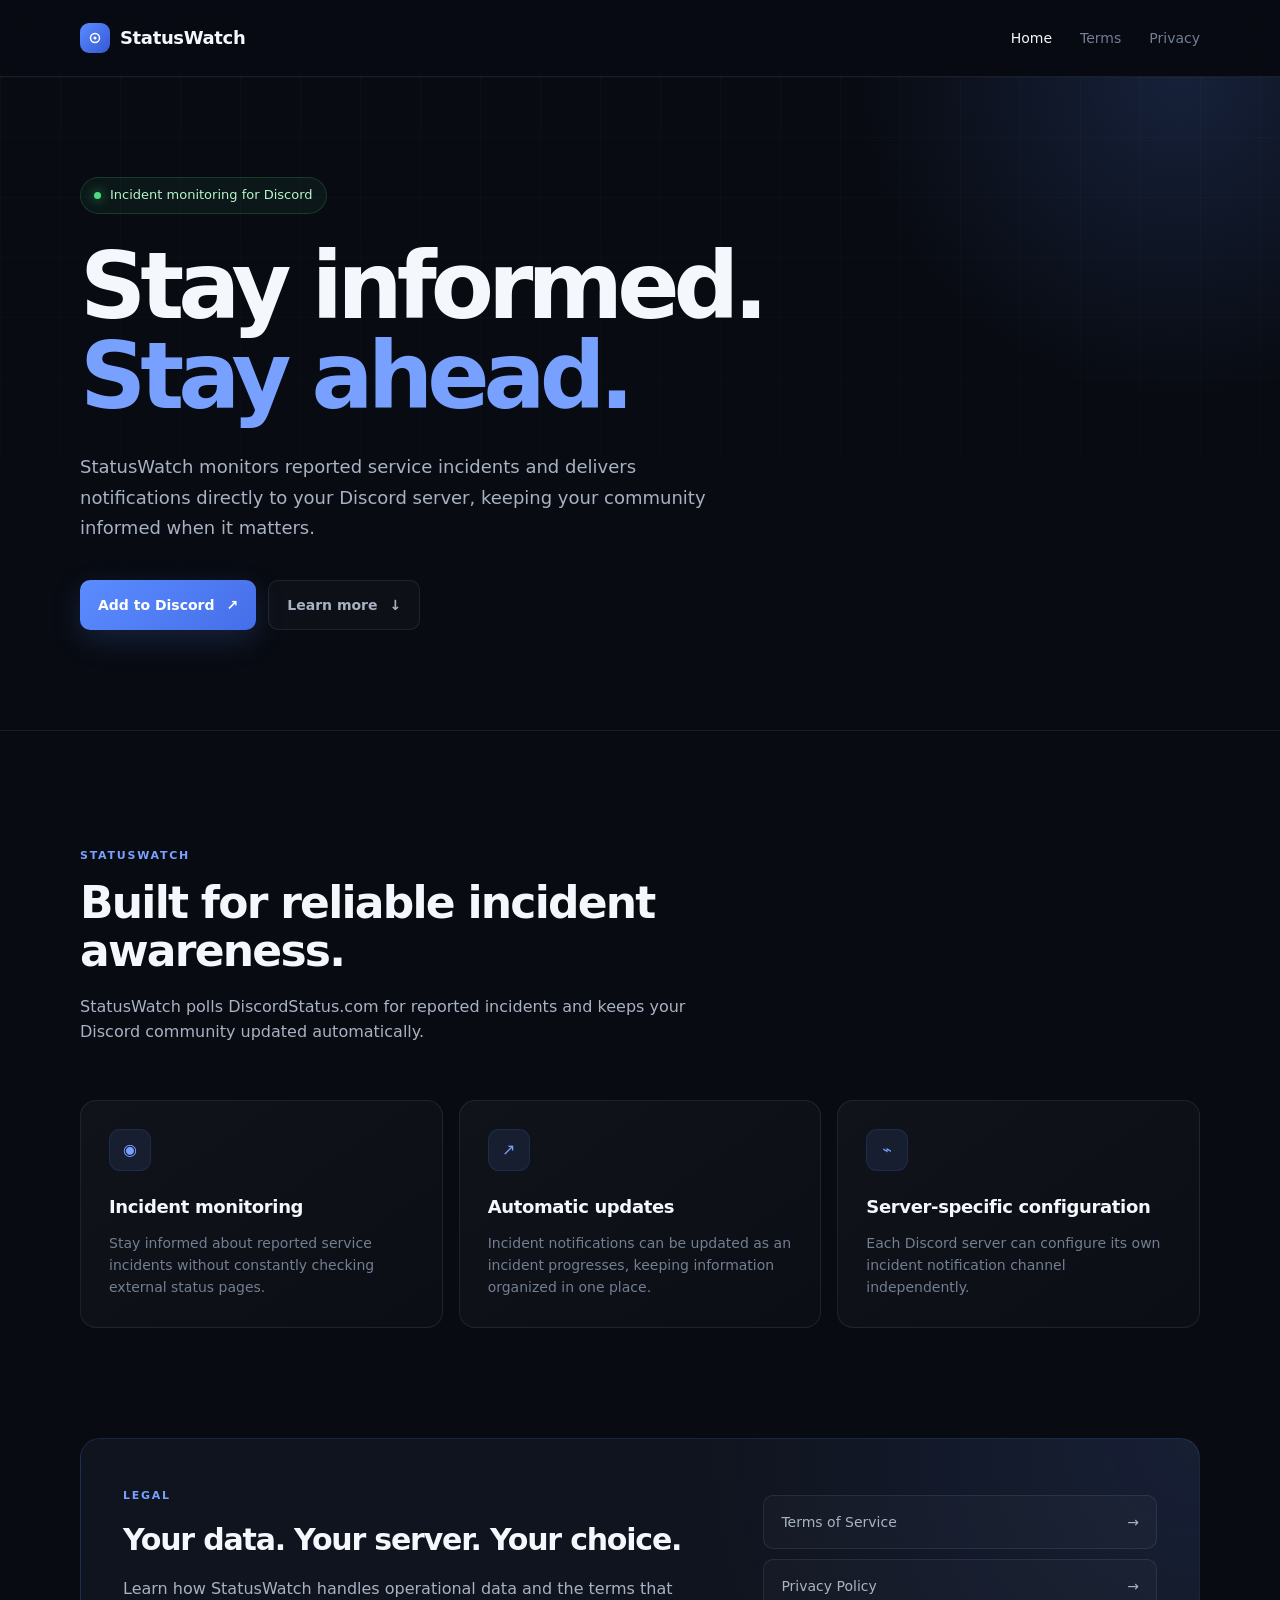
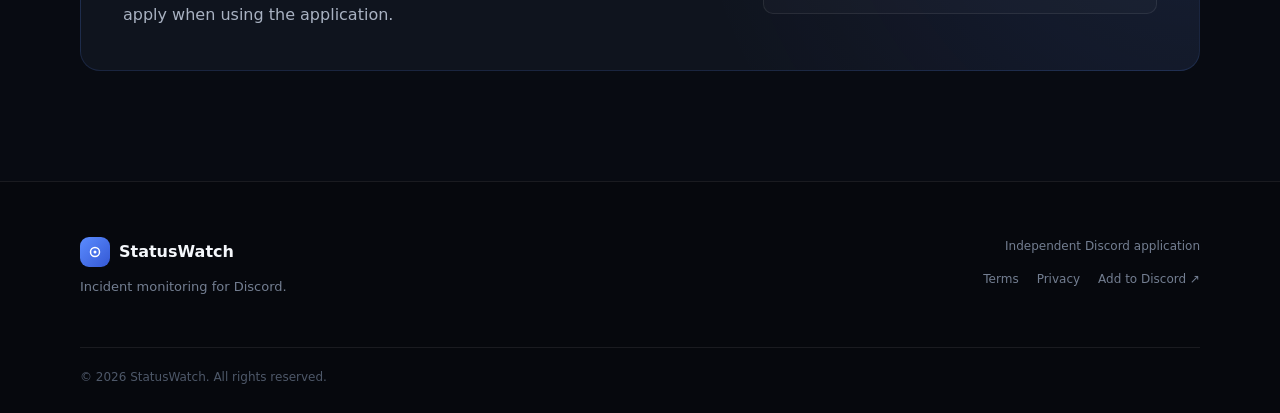
<file: docs/index.html>
<!DOCTYPE html>
<html lang="en">
<head>
  <meta charset="UTF-8">
  <meta name="viewport" content="width=device-width, initial-scale=1.0">

  <title>StatusWatch · Discord Monitoring</title>
  <meta name="description" content="StatusWatch polls DiscordStatus.com and delivers incident notifications directly to your Discord server.">

  <link rel="stylesheet" href="style.css">
  <link rel="icon" type="image/svg+xml" href="favicon.svg">
</head>

<body>
  <header class="site-header">
    <div class="container nav-container">
      <a href="index.html" class="brand">
        <img class="brand-icon" src="favicon.svg" alt="">
        <span>StatusWatch</span>
      </a>

      <nav>
        <a href="index.html" class="active">Home</a>
        <a href="terms.html">Terms</a>
        <a href="privacy.html">Privacy</a>
      </nav>
    </div>
  </header>

  <main>
    <section class="hero">
      <div class="hero-grid"></div>

      <div class="container hero-content">
        <div class="status-pill">
          <span class="status-dot"></span>
          Incident monitoring for Discord
        </div>

        <h1>
          Stay informed.<br>
          <span>Stay ahead.</span>
        </h1>

        <p class="hero-description">
          StatusWatch monitors reported service incidents and delivers
          notifications directly to your Discord server, keeping your
          community informed when it matters.
        </p>

        <div class="hero-buttons">
          <a
            href="https://discord.com/oauth2/authorize?client_id=1534996220710486229"
            class="button primary"
            target="_blank"
            rel="noopener"
          >
            Add to Discord
            <span>↗</span>
          </a>

          <a href="#features" class="button secondary">
            Learn more
            <span>↓</span>
          </a>
        </div>
      </div>
    </section>

    <section class="features" id="features">
      <div class="container">
        <div class="section-heading">
          <span class="eyebrow">STATUSWATCH</span>
          <h2>Built for reliable incident awareness.</h2>
          <p>
            StatusWatch polls DiscordStatus.com for reported incidents and keeps
            your Discord community updated automatically.
          </p>
        </div>

        <div class="feature-grid">
          <article class="feature-card">
            <div class="feature-icon">◉</div>
            <h3>Incident monitoring</h3>
            <p>
              Stay informed about reported service incidents without
              constantly checking external status pages.
            </p>
          </article>

          <article class="feature-card">
            <div class="feature-icon">↗</div>
            <h3>Automatic updates</h3>
            <p>
              Incident notifications can be updated as an incident
              progresses, keeping information organized in one place.
            </p>
          </article>

          <article class="feature-card">
            <div class="feature-icon">⌁</div>
            <h3>Server-specific configuration</h3>
            <p>
              Each Discord server can configure its own incident
              notification channel independently.
            </p>
          </article>
        </div>
      </div>
    </section>

    <section class="legal-section">
      <div class="container">
        <div class="legal-card">
          <div>
            <span class="eyebrow">LEGAL</span>
            <h2>Your data. Your server. Your choice.</h2>
            <p>
              Learn how StatusWatch handles operational data and the
              terms that apply when using the application.
            </p>
          </div>

          <div class="legal-links">
            <a href="terms.html">
              <span>Terms of Service</span>
              <span>→</span>
            </a>

            <a href="privacy.html">
              <span>Privacy Policy</span>
              <span>→</span>
            </a>
          </div>
        </div>
      </div>
    </section>
  </main>

  <footer class="site-footer">
    <div class="container footer-content">
      <div>
        <div class="footer-brand">
          <img class="brand-icon" src="favicon.svg" alt="">
          <span>StatusWatch</span>
        </div>

        <p>Incident monitoring for Discord.</p>
      </div>

      <div class="footer-right">
        <span>Independent Discord application</span>

        <div class="footer-links">
          <a href="terms.html">Terms</a>
          <a href="privacy.html">Privacy</a>
          <a
            href="https://discord.com/oauth2/authorize?client_id=1534996220710486229"
            target="_blank"
            rel="noopener"
          >
            Add to Discord ↗
          </a>
        </div>
      </div>
    </div>

    <div class="container copyright">
      © 2026 StatusWatch. All rights reserved.
    </div>
  </footer>
</body>
</html>
</file>
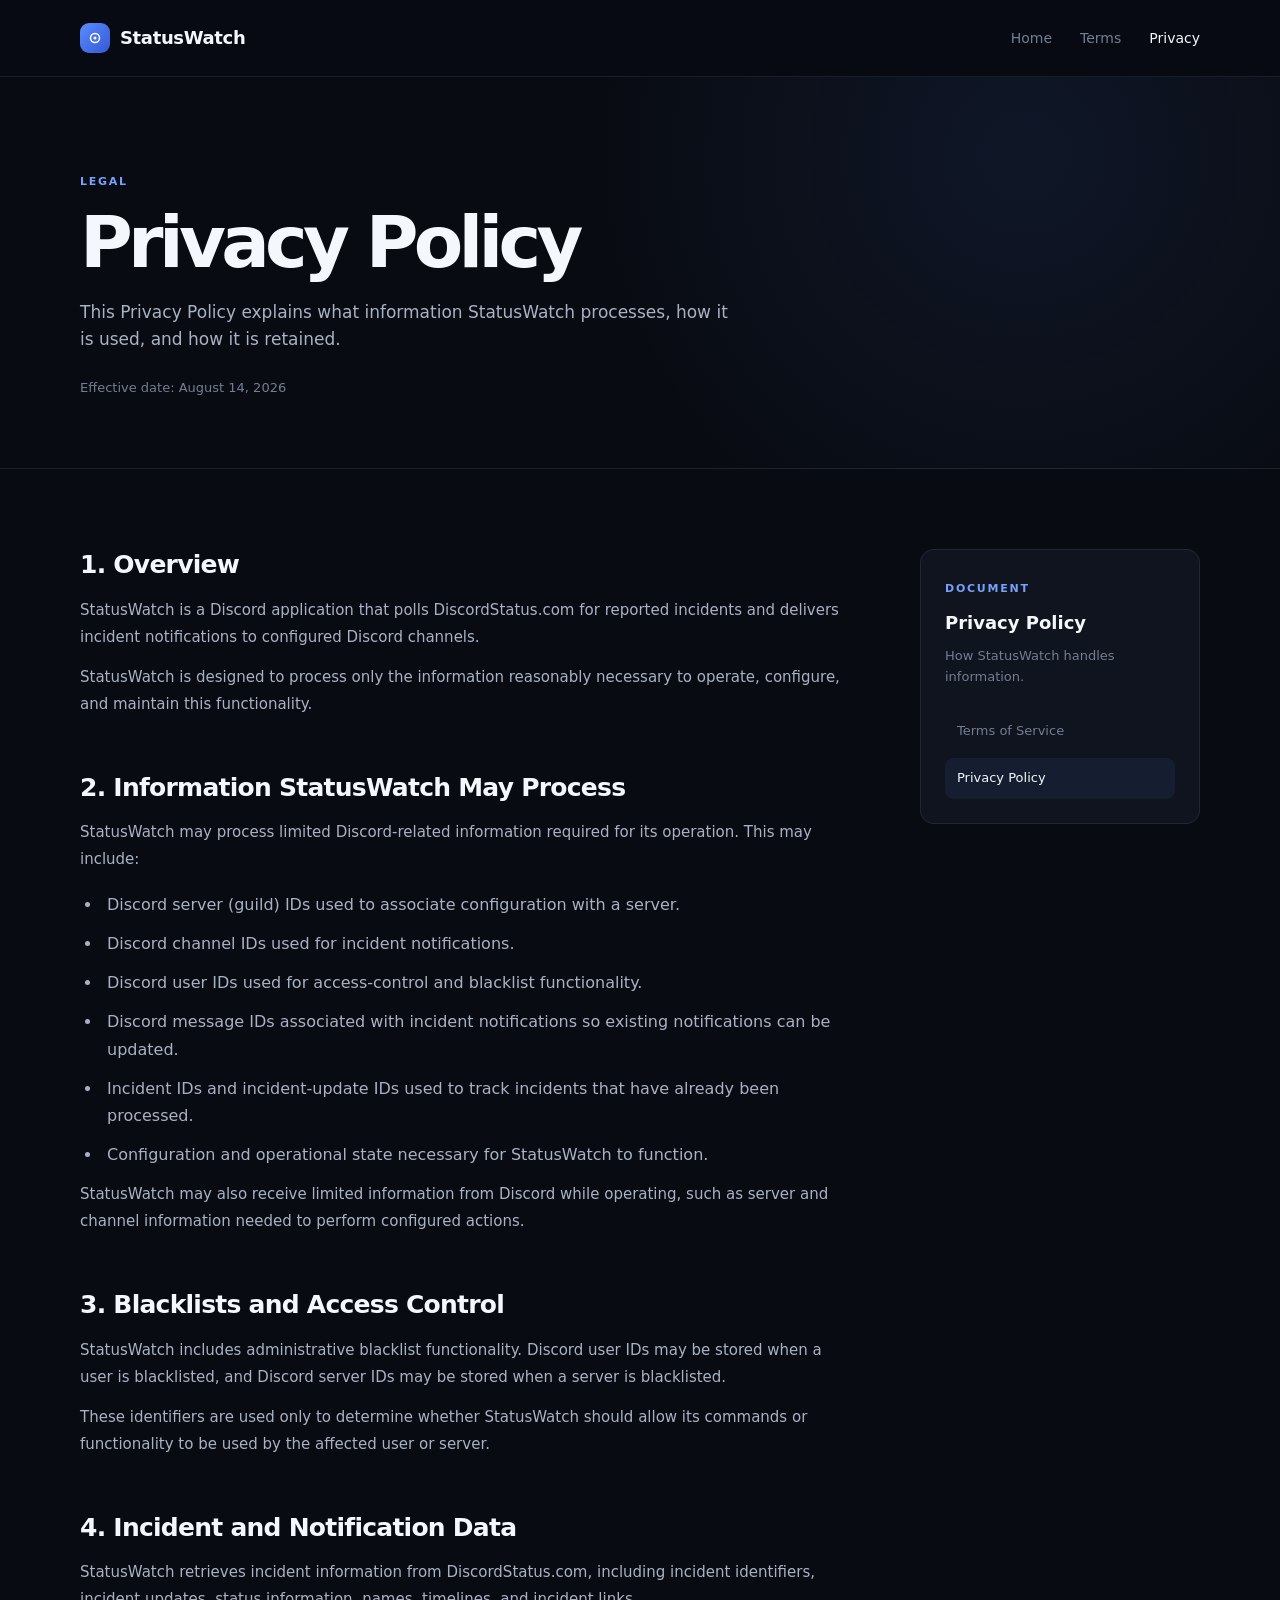
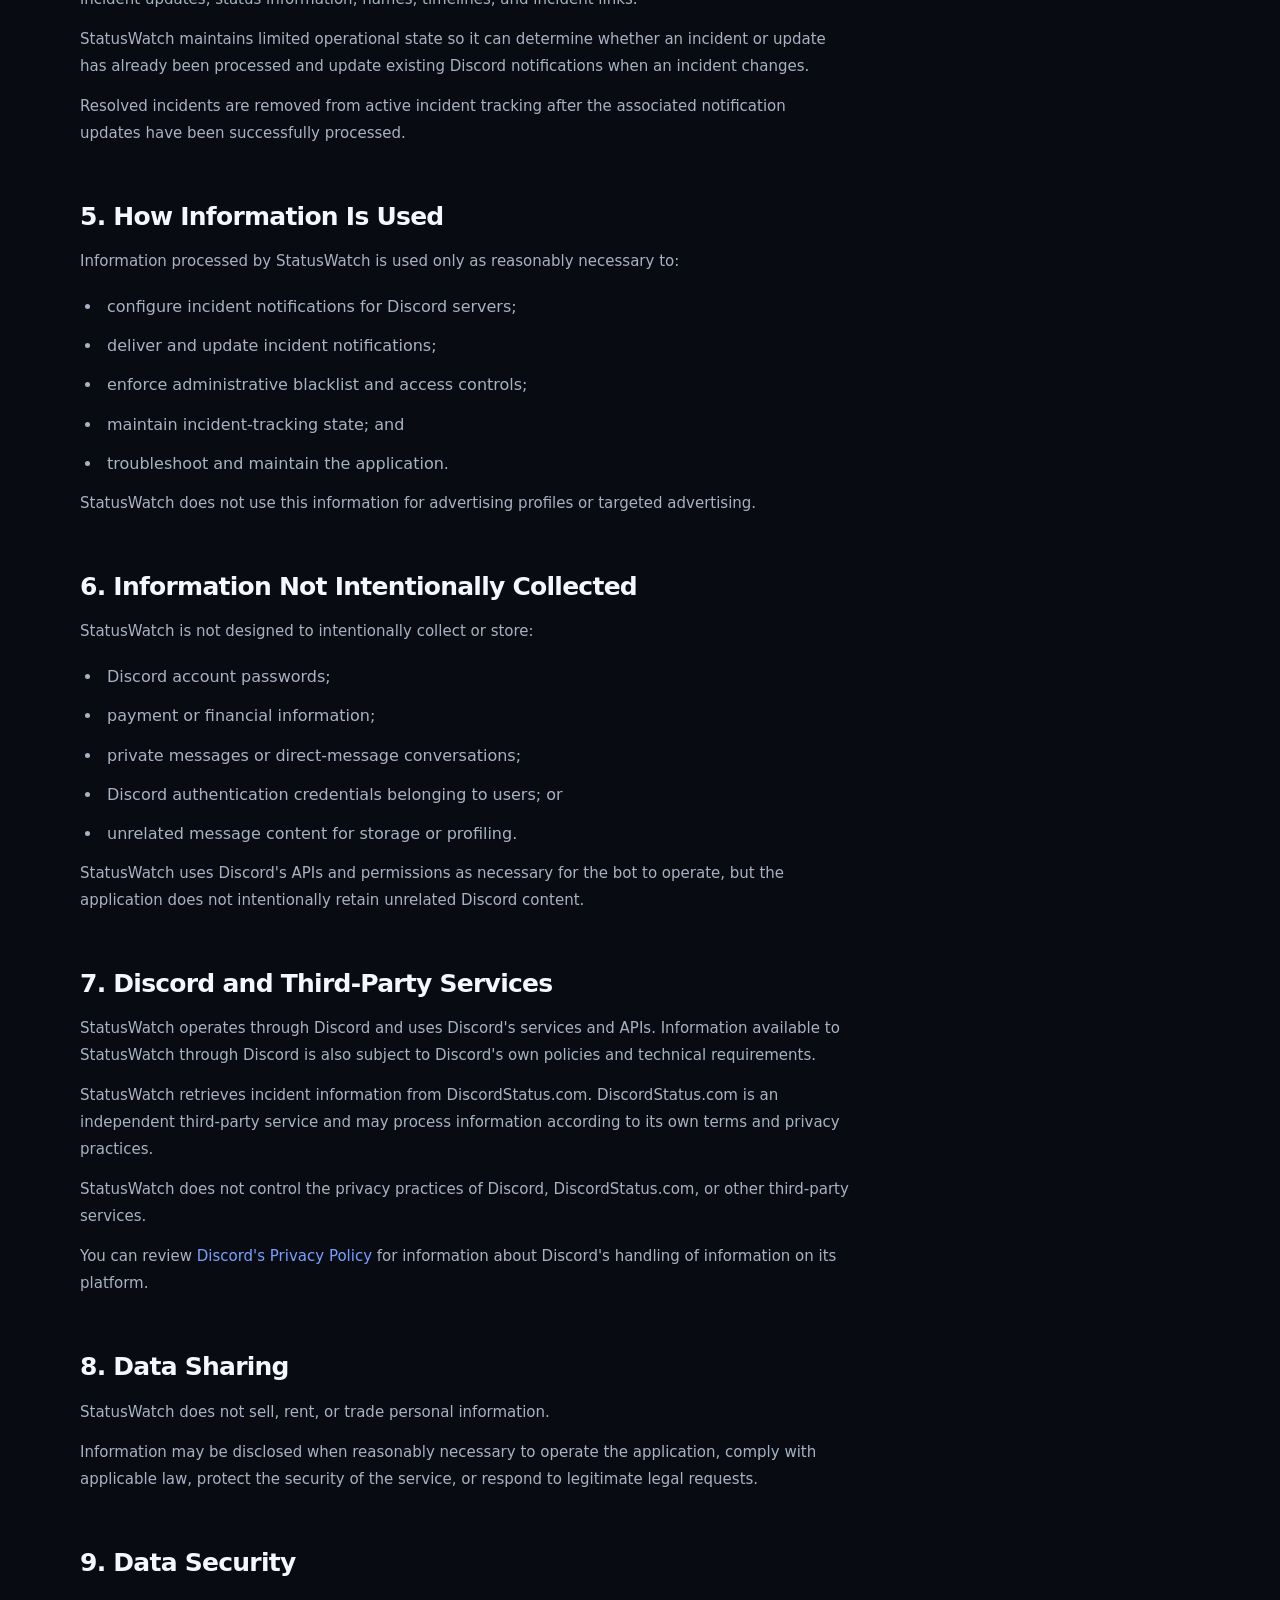
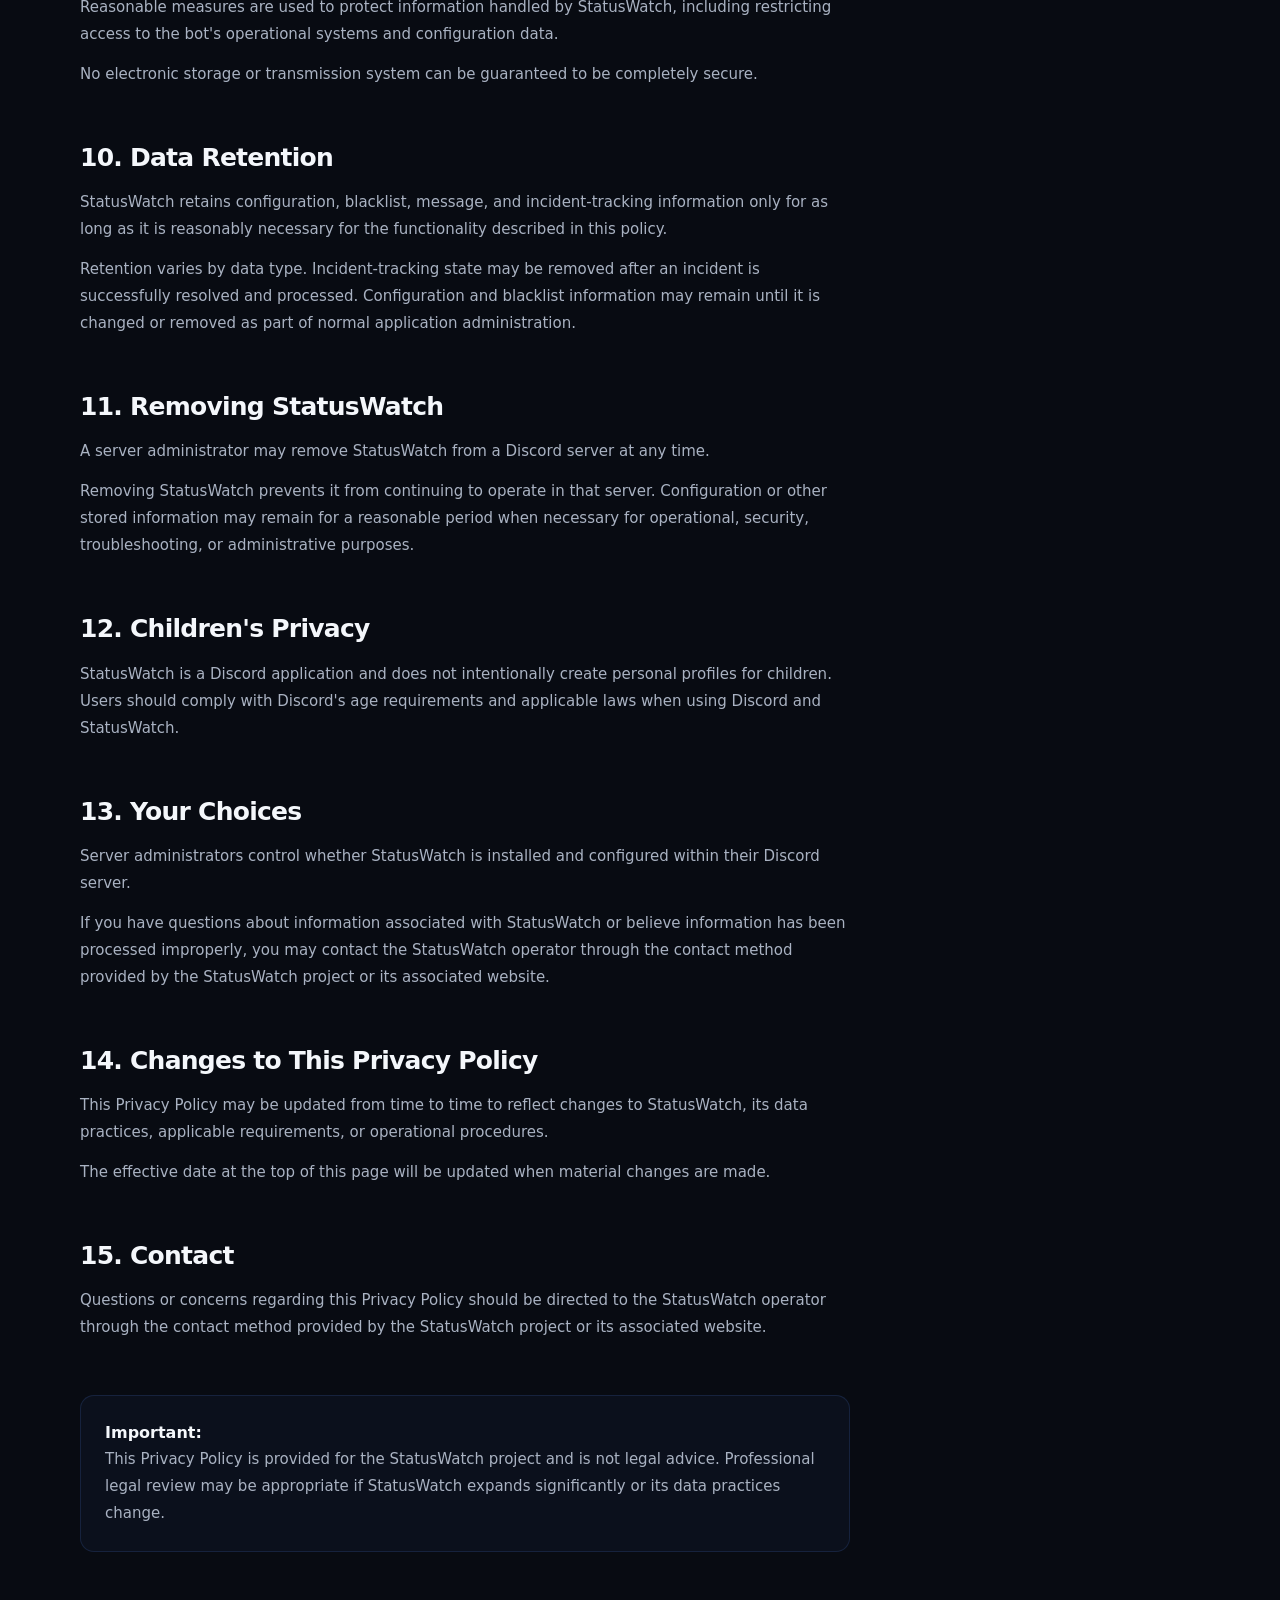
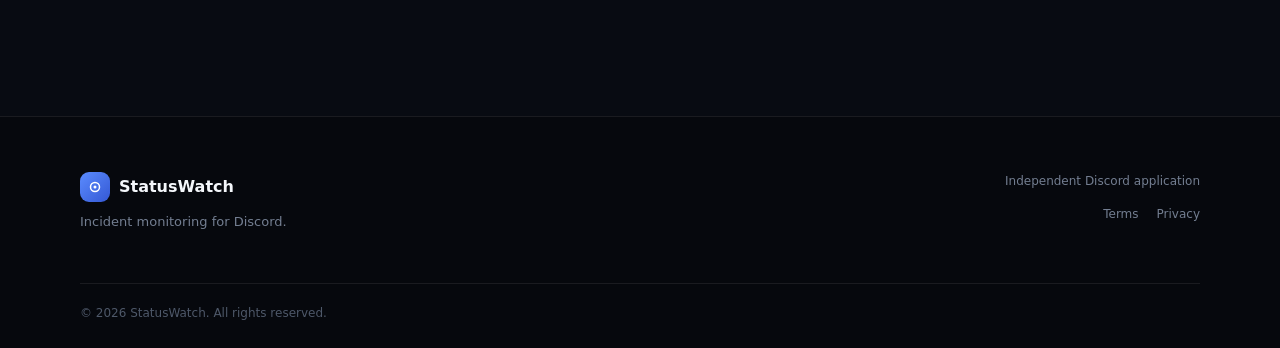
<file: docs/privacy.html>
<!DOCTYPE html>
<html lang="en">
<head>
  <meta charset="UTF-8">
  <meta name="viewport" content="width=device-width, initial-scale=1.0">
  <meta name="color-scheme" content="dark">
  <meta name="theme-color" content="#0b0f0d">

  <title>Privacy · StatusWatch</title>
  <meta
    name="description"
    content="Privacy Policy for StatusWatch, a real-time incident monitoring application for Discord."
  >

  <link rel="stylesheet" href="style.css">
  <link rel="icon" type="image/svg+xml" href="favicon.svg">
</head>

<body>
  <header class="site-header">
    <div class="container nav-container">
      <a href="index.html" class="brand">
        <span class="brand-icon">
          <img src="favicon.svg" alt="" aria-hidden="true">
        </span>
        <span>StatusWatch</span>
      </a>

      <nav>
        <a href="index.html">Home</a>
        <a href="terms.html">Terms</a>
        <a href="privacy.html" class="active">Privacy</a>
      </nav>
    </div>
  </header>

  <main>
    <section class="legal-hero">
      <div class="container">
        <span class="eyebrow">LEGAL</span>

        <h1>Privacy Policy</h1>

        <p>
          This Privacy Policy explains what information StatusWatch
          processes, how it is used, and how it is retained.
        </p>

        <div class="legal-meta">
          Effective date: August 14, 2026
        </div>
      </div>
    </section>

    <section class="legal-content">
      <div class="container legal-layout">
        <article class="legal-document">
          <section>
            <h2>1. Overview</h2>

            <p>
              StatusWatch is a Discord application that polls
              DiscordStatus.com for reported incidents and delivers
              incident notifications to configured Discord channels.
            </p>

            <p>
              StatusWatch is designed to process only the information
              reasonably necessary to operate, configure, and maintain
              this functionality.
            </p>
          </section>

          <section>
            <h2>2. Information StatusWatch May Process</h2>

            <p>
              StatusWatch may process limited Discord-related
              information required for its operation. This may include:
            </p>

            <ul>
              <li>Discord server (guild) IDs used to associate configuration with a server.</li>
              <li>Discord channel IDs used for incident notifications.</li>
              <li>Discord user IDs used for access-control and blacklist functionality.</li>
              <li>Discord message IDs associated with incident notifications so existing notifications can be updated.</li>
              <li>Incident IDs and incident-update IDs used to track incidents that have already been processed.</li>
              <li>Configuration and operational state necessary for StatusWatch to function.</li>
            </ul>

            <p>
              StatusWatch may also receive limited information from
              Discord while operating, such as server and channel
              information needed to perform configured actions.
            </p>
          </section>

          <section>
            <h2>3. Blacklists and Access Control</h2>

            <p>
              StatusWatch includes administrative blacklist
              functionality. Discord user IDs may be stored when a
              user is blacklisted, and Discord server IDs may be stored
              when a server is blacklisted.
            </p>

            <p>
              These identifiers are used only to determine whether
              StatusWatch should allow its commands or functionality
              to be used by the affected user or server.
            </p>
          </section>

          <section>
            <h2>4. Incident and Notification Data</h2>

            <p>
              StatusWatch retrieves incident information from
              DiscordStatus.com, including incident identifiers,
              incident updates, status information, names, timelines,
              and incident links.
            </p>

            <p>
              StatusWatch maintains limited operational state so it can
              determine whether an incident or update has already been
              processed and update existing Discord notifications when
              an incident changes.
            </p>

            <p>
              Resolved incidents are removed from active incident
              tracking after the associated notification updates have
              been successfully processed.
            </p>
          </section>

          <section>
            <h2>5. How Information Is Used</h2>

            <p>
              Information processed by StatusWatch is used only as
              reasonably necessary to:
            </p>

            <ul>
              <li>configure incident notifications for Discord servers;</li>
              <li>deliver and update incident notifications;</li>
              <li>enforce administrative blacklist and access controls;</li>
              <li>maintain incident-tracking state; and</li>
              <li>troubleshoot and maintain the application.</li>
            </ul>

            <p>
              StatusWatch does not use this information for advertising
              profiles or targeted advertising.
            </p>
          </section>

          <section>
            <h2>6. Information Not Intentionally Collected</h2>

            <p>
              StatusWatch is not designed to intentionally collect or
              store:
            </p>

            <ul>
              <li>Discord account passwords;</li>
              <li>payment or financial information;</li>
              <li>private messages or direct-message conversations;</li>
              <li>Discord authentication credentials belonging to users; or</li>
              <li>unrelated message content for storage or profiling.</li>
            </ul>

            <p>
              StatusWatch uses Discord's APIs and permissions as
              necessary for the bot to operate, but the application
              does not intentionally retain unrelated Discord content.
            </p>
          </section>

          <section>
            <h2>7. Discord and Third-Party Services</h2>

            <p>
              StatusWatch operates through Discord and uses Discord's
              services and APIs. Information available to StatusWatch
              through Discord is also subject to Discord's own policies
              and technical requirements.
            </p>

            <p>
              StatusWatch retrieves incident information from
              DiscordStatus.com. DiscordStatus.com is an independent
              third-party service and may process information according
              to its own terms and privacy practices.
            </p>

            <p>
              StatusWatch does not control the privacy practices of
              Discord, DiscordStatus.com, or other third-party services.
            </p>

            <p>
              You can review
              <a
                href="https://discord.com/privacy"
                target="_blank"
                rel="noopener noreferrer"
              >Discord's Privacy Policy</a>
              for information about Discord's handling of information
              on its platform.
            </p>
          </section>

          <section>
            <h2>8. Data Sharing</h2>

            <p>
              StatusWatch does not sell, rent, or trade personal
              information.
            </p>

            <p>
              Information may be disclosed when reasonably necessary to
              operate the application, comply with applicable law,
              protect the security of the service, or respond to
              legitimate legal requests.
            </p>
          </section>

          <section>
            <h2>9. Data Security</h2>

            <p>
              Reasonable measures are used to protect information
              handled by StatusWatch, including restricting access to
              the bot's operational systems and configuration data.
            </p>

            <p>
              No electronic storage or transmission system can be
              guaranteed to be completely secure.
            </p>
          </section>

          <section>
            <h2>10. Data Retention</h2>

            <p>
              StatusWatch retains configuration, blacklist, message,
              and incident-tracking information only for as long as it
              is reasonably necessary for the functionality described
              in this policy.
            </p>

            <p>
              Retention varies by data type. Incident-tracking state
              may be removed after an incident is successfully resolved
              and processed. Configuration and blacklist information
              may remain until it is changed or removed as part of
              normal application administration.
            </p>
          </section>

          <section>
            <h2>11. Removing StatusWatch</h2>

            <p>
              A server administrator may remove StatusWatch from a
              Discord server at any time.
            </p>

            <p>
              Removing StatusWatch prevents it from continuing to
              operate in that server. Configuration or other stored
              information may remain for a reasonable period when
              necessary for operational, security, troubleshooting, or
              administrative purposes.
            </p>
          </section>

          <section>
            <h2>12. Children's Privacy</h2>

            <p>
              StatusWatch is a Discord application and does not
              intentionally create personal profiles for children.
              Users should comply with Discord's age requirements and
              applicable laws when using Discord and StatusWatch.
            </p>
          </section>

          <section>
            <h2>13. Your Choices</h2>

            <p>
              Server administrators control whether StatusWatch is
              installed and configured within their Discord server.
            </p>

            <p>
              If you have questions about information associated with
              StatusWatch or believe information has been processed
              improperly, you may contact the StatusWatch operator
              through the contact method provided by the StatusWatch
              project or its associated website.
            </p>
          </section>

          <section>
            <h2>14. Changes to This Privacy Policy</h2>

            <p>
              This Privacy Policy may be updated from time to time to
              reflect changes to StatusWatch, its data practices,
              applicable requirements, or operational procedures.
            </p>

            <p>
              The effective date at the top of this page will be
              updated when material changes are made.
            </p>
          </section>

          <section>
            <h2>15. Contact</h2>

            <p>
              Questions or concerns regarding this Privacy Policy
              should be directed to the StatusWatch operator through
              the contact method provided by the StatusWatch project
              or its associated website.
            </p>
          </section>

          <section class="legal-notice">
            <strong>Important:</strong>

            <p>
              This Privacy Policy is provided for the StatusWatch
              project and is not legal advice. Professional legal
              review may be appropriate if StatusWatch expands
              significantly or its data practices change.
            </p>
          </section>
        </article>

        <aside class="legal-sidebar">
          <div class="sidebar-card">
            <span class="eyebrow">DOCUMENT</span>

            <h3>Privacy Policy</h3>

            <p>
              How StatusWatch handles information.
            </p>

            <div class="sidebar-links">
              <a href="terms.html">
                Terms of Service
              </a>

              <a href="privacy.html" class="current">
                Privacy Policy
              </a>
            </div>
          </div>
        </aside>
      </div>
    </section>
  </main>

  <footer class="site-footer">
    <div class="container footer-content">
      <div>
        <div class="footer-brand">
          <span class="brand-icon">
            <img src="favicon.svg" alt="" aria-hidden="true">
          </span>
          StatusWatch
        </div>

        <p>Incident monitoring for Discord.</p>
      </div>

      <div class="footer-right">
        <span>Independent Discord application</span>

        <div class="footer-links">
          <a href="terms.html">Terms</a>
          <a href="privacy.html">Privacy</a>
        </div>
      </div>
    </div>

    <div class="container copyright">
      © 2026 StatusWatch. All rights reserved.
    </div>
  </footer>
</body>
</html>
</file>
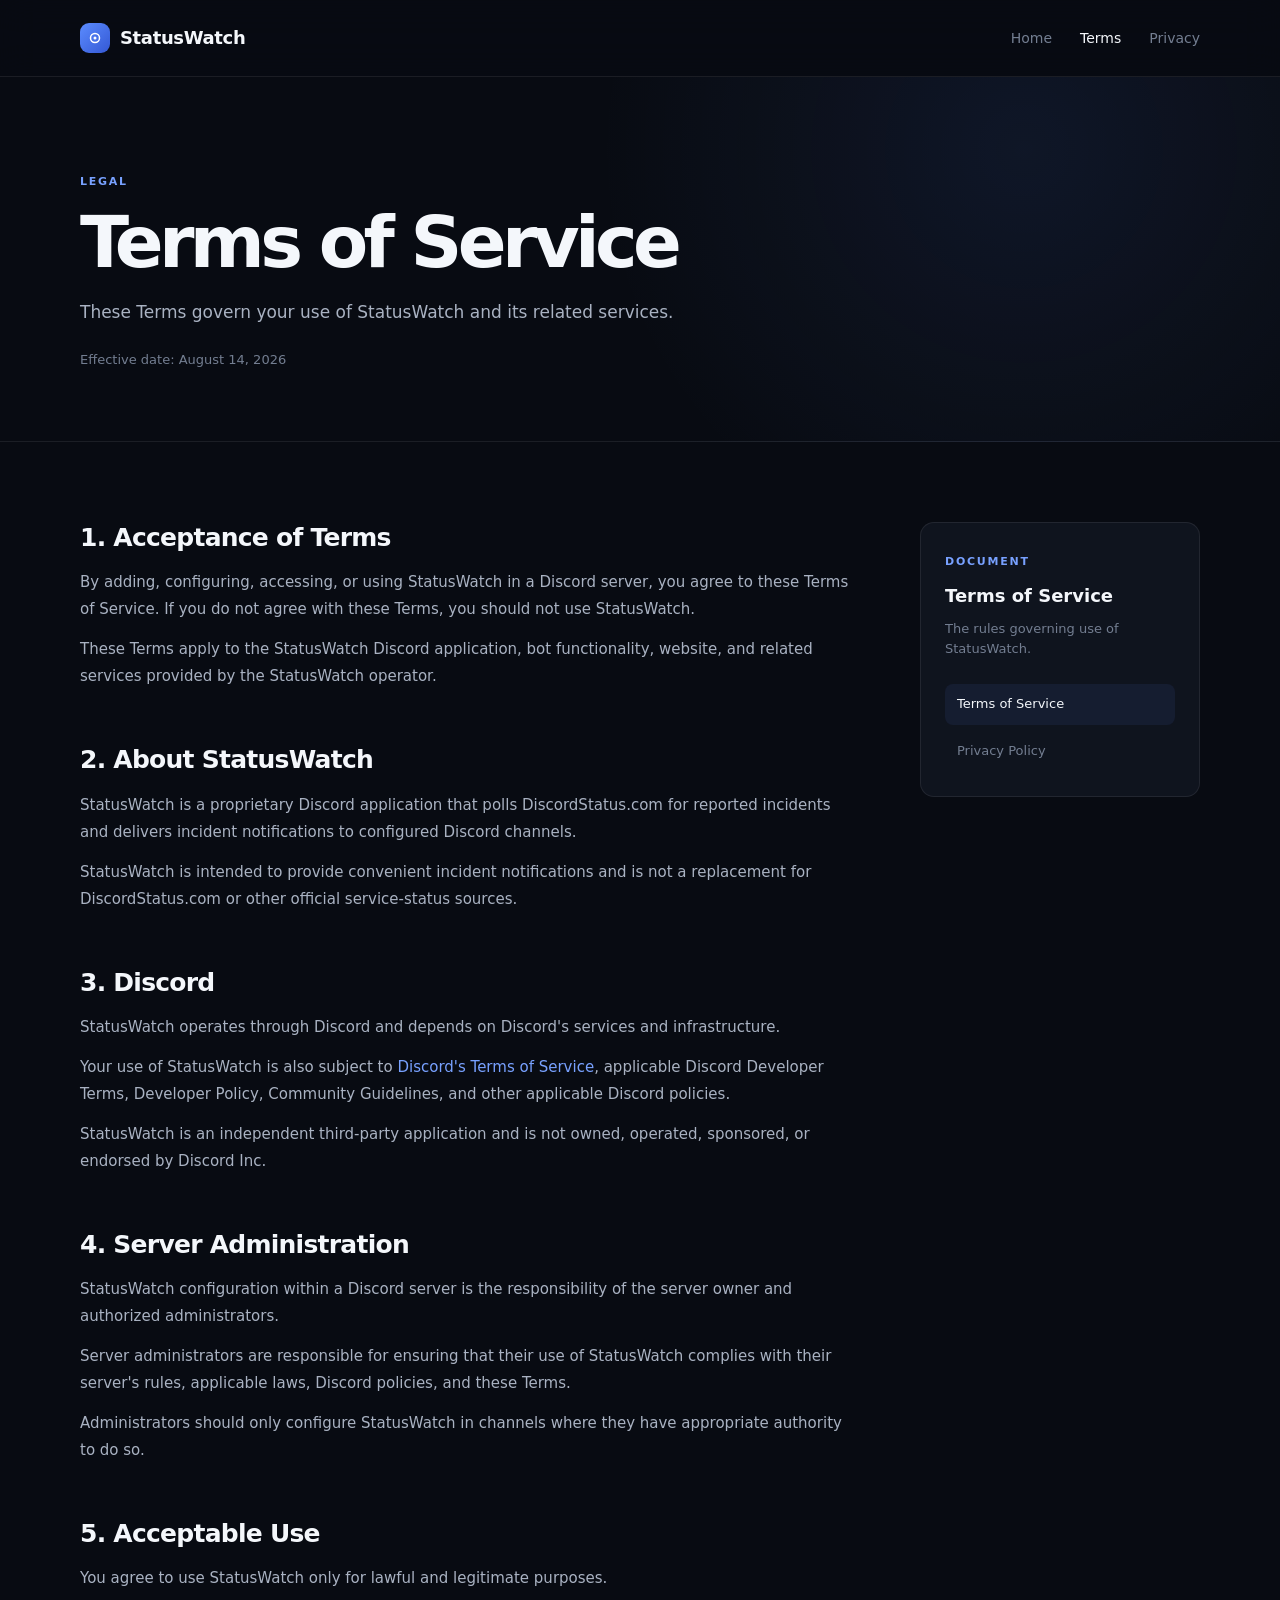
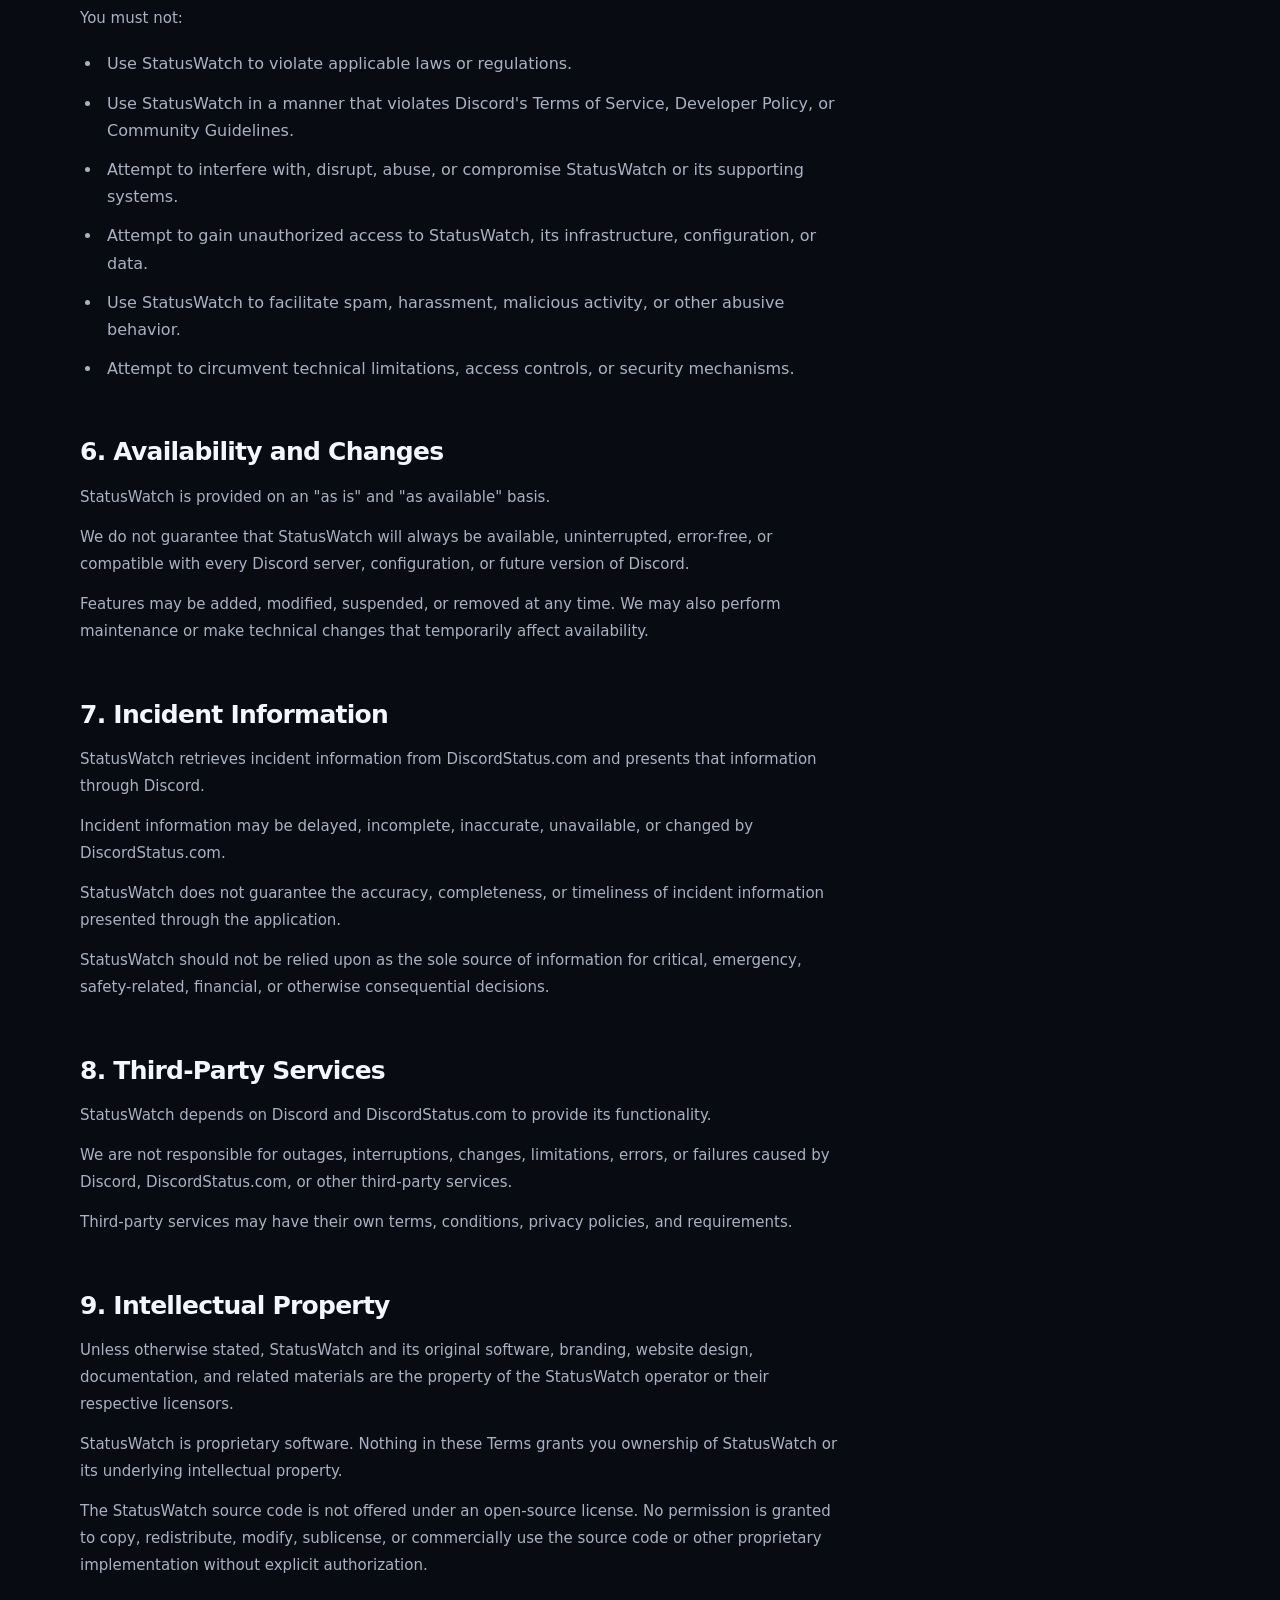
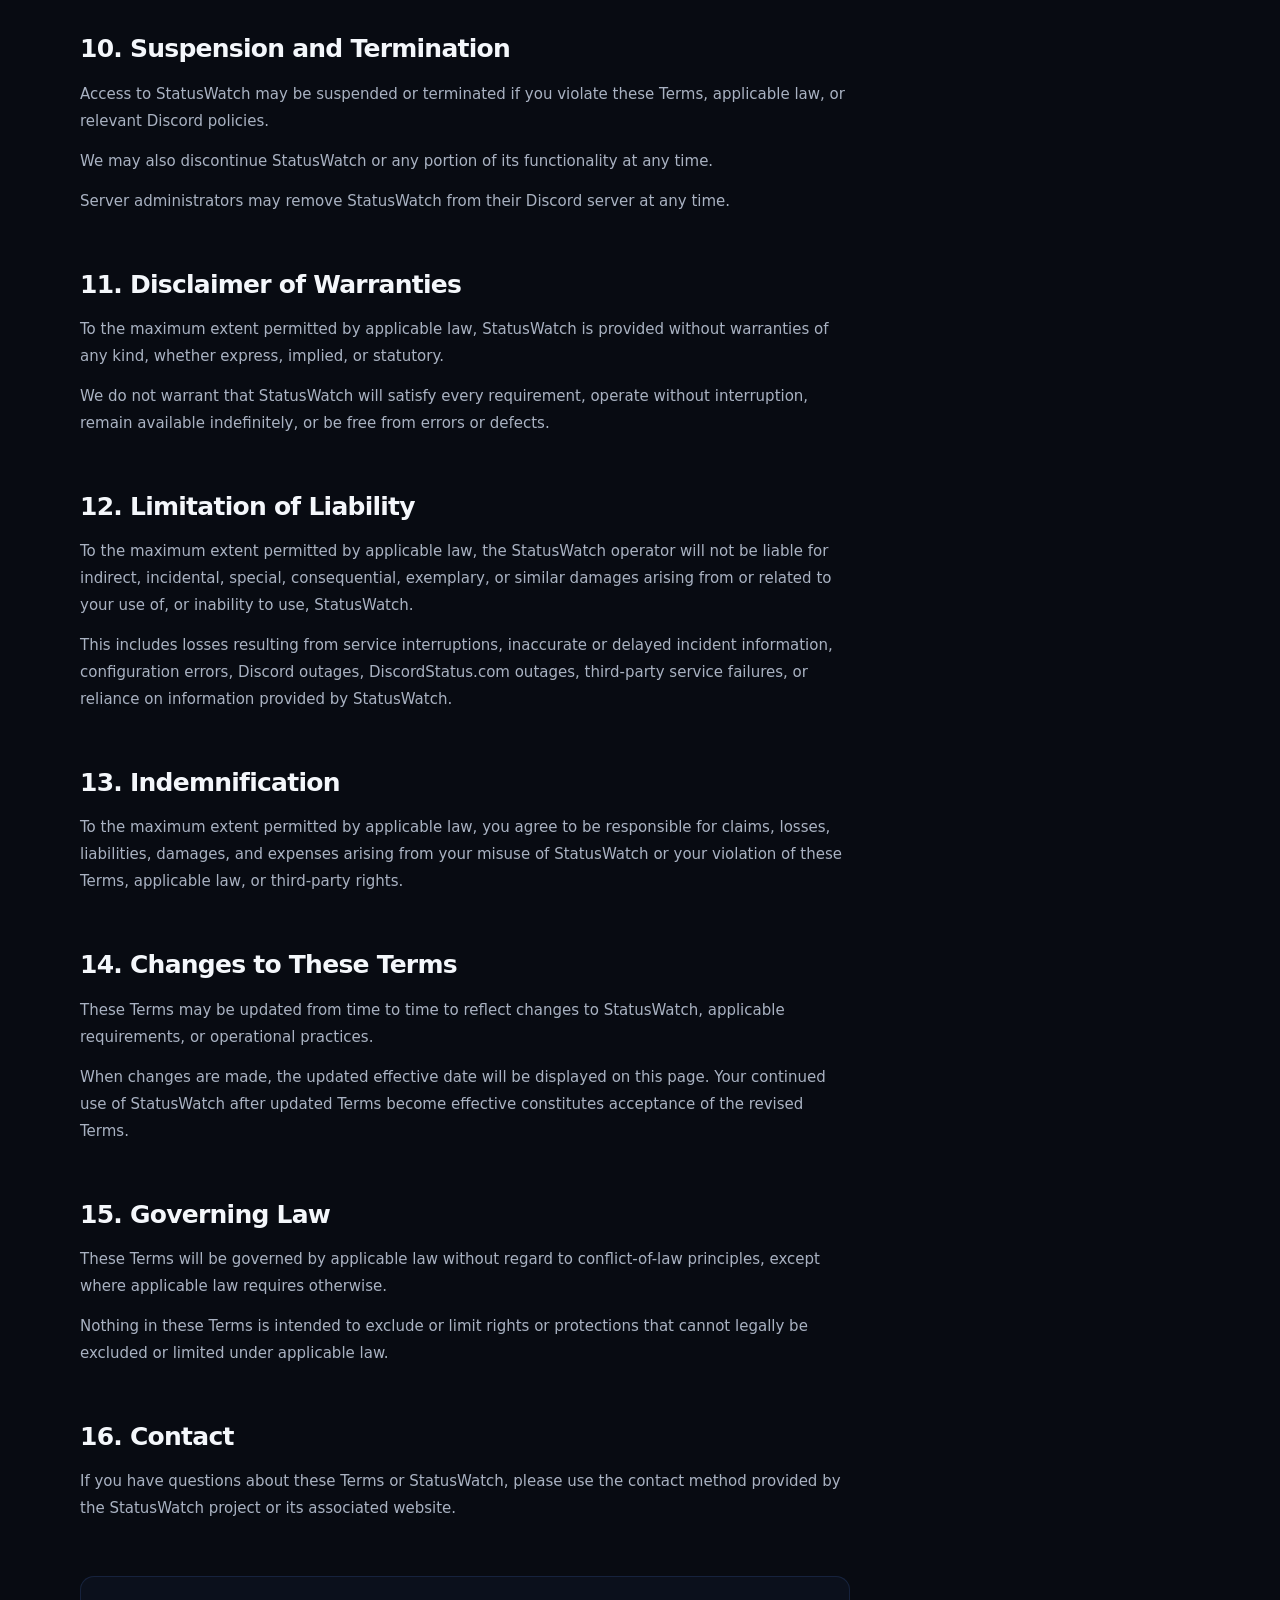
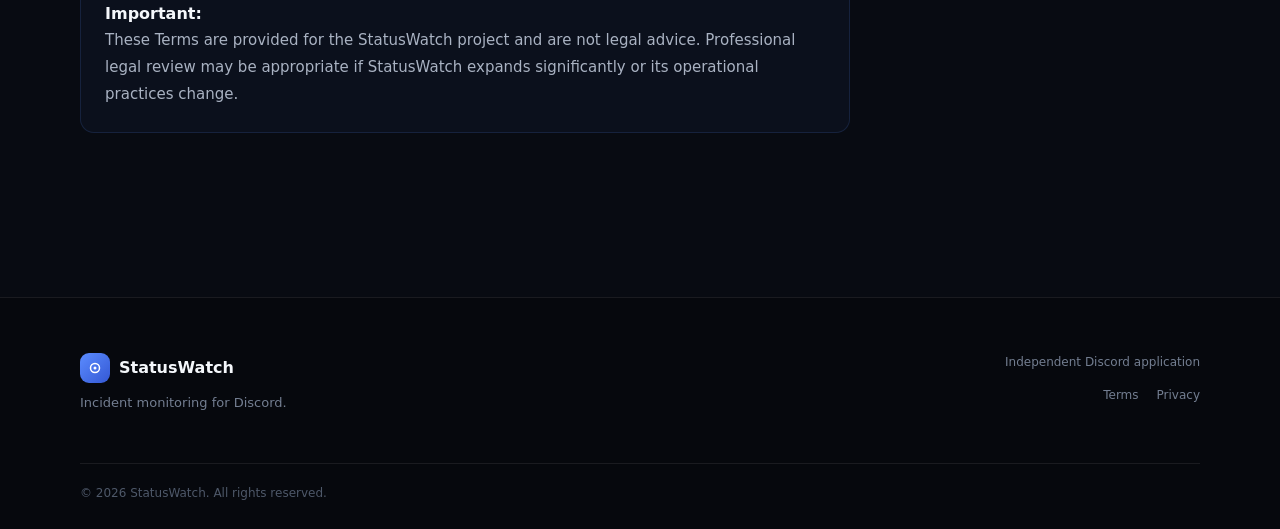
<file: docs/terms.html>
<!DOCTYPE html>
<html lang="en">
<head>
  <meta charset="UTF-8">
  <meta name="viewport" content="width=device-width, initial-scale=1.0">
  <meta name="color-scheme" content="dark">
  <meta name="theme-color" content="#0b0f0d">

  <title>Terms · StatusWatch</title>
  <meta
    name="description"
    content="Terms of Service for StatusWatch, a real-time incident monitoring application for Discord."
  >

  <link rel="stylesheet" href="style.css">
  <link rel="icon" type="image/svg+xml" href="favicon.svg">
</head>

<body>
  <header class="site-header">
    <div class="container nav-container">
      <a href="index.html" class="brand">
        <span class="brand-icon">
          <img src="favicon.svg" alt="" aria-hidden="true">
        </span>
        <span>StatusWatch</span>
      </a>

      <nav>
        <a href="index.html">Home</a>
        <a href="terms.html" class="active">Terms</a>
        <a href="privacy.html">Privacy</a>
      </nav>
    </div>
  </header>

  <main>
    <section class="legal-hero">
      <div class="container">
        <span class="eyebrow">LEGAL</span>

        <h1>Terms of Service</h1>

        <p>
          These Terms govern your use of StatusWatch and its related
          services.
        </p>

        <div class="legal-meta">
          Effective date: August 14, 2026
        </div>
      </div>
    </section>

    <section class="legal-content">
      <div class="container legal-layout">
        <article class="legal-document">

          <section>
            <h2>1. Acceptance of Terms</h2>

            <p>
              By adding, configuring, accessing, or using StatusWatch
              in a Discord server, you agree to these Terms of Service.
              If you do not agree with these Terms, you should not use
              StatusWatch.
            </p>

            <p>
              These Terms apply to the StatusWatch Discord application,
              bot functionality, website, and related services provided
              by the StatusWatch operator.
            </p>
          </section>

          <section>
            <h2>2. About StatusWatch</h2>

            <p>
              StatusWatch is a proprietary Discord application that
              polls DiscordStatus.com for reported incidents and
              delivers incident notifications to configured Discord
              channels.
            </p>

            <p>
              StatusWatch is intended to provide convenient incident
              notifications and is not a replacement for
              DiscordStatus.com or other official service-status
              sources.
            </p>
          </section>

          <section>
            <h2>3. Discord</h2>

            <p>
              StatusWatch operates through Discord and depends on
              Discord's services and infrastructure.
            </p>

            <p>
              Your use of StatusWatch is also subject to
              <a
                href="https://discord.com/terms/"
                target="_blank"
                rel="noopener noreferrer"
              >Discord's Terms of Service</a>,
              applicable Discord Developer Terms, Developer Policy,
              Community Guidelines, and other applicable Discord
              policies.
            </p>

            <p>
              StatusWatch is an independent third-party application
              and is not owned, operated, sponsored, or endorsed by
              Discord Inc.
            </p>
          </section>

          <section>
            <h2>4. Server Administration</h2>

            <p>
              StatusWatch configuration within a Discord server is the
              responsibility of the server owner and authorized
              administrators.
            </p>

            <p>
              Server administrators are responsible for ensuring that
              their use of StatusWatch complies with their server's
              rules, applicable laws, Discord policies, and these Terms.
            </p>

            <p>
              Administrators should only configure StatusWatch in
              channels where they have appropriate authority to do so.
            </p>
          </section>

          <section>
            <h2>5. Acceptable Use</h2>

            <p>
              You agree to use StatusWatch only for lawful and
              legitimate purposes.
            </p>

            <p>You must not:</p>

            <ul>
              <li>Use StatusWatch to violate applicable laws or regulations.</li>
              <li>Use StatusWatch in a manner that violates Discord's Terms of Service, Developer Policy, or Community Guidelines.</li>
              <li>Attempt to interfere with, disrupt, abuse, or compromise StatusWatch or its supporting systems.</li>
              <li>Attempt to gain unauthorized access to StatusWatch, its infrastructure, configuration, or data.</li>
              <li>Use StatusWatch to facilitate spam, harassment, malicious activity, or other abusive behavior.</li>
              <li>Attempt to circumvent technical limitations, access controls, or security mechanisms.</li>
            </ul>
          </section>

          <section>
            <h2>6. Availability and Changes</h2>

            <p>
              StatusWatch is provided on an "as is" and "as available"
              basis.
            </p>

            <p>
              We do not guarantee that StatusWatch will always be
              available, uninterrupted, error-free, or compatible with
              every Discord server, configuration, or future version
              of Discord.
            </p>

            <p>
              Features may be added, modified, suspended, or removed
              at any time. We may also perform maintenance or make
              technical changes that temporarily affect availability.
            </p>
          </section>

          <section>
            <h2>7. Incident Information</h2>

            <p>
              StatusWatch retrieves incident information from
              DiscordStatus.com and presents that information through
              Discord.
            </p>

            <p>
              Incident information may be delayed, incomplete,
              inaccurate, unavailable, or changed by DiscordStatus.com.
            </p>

            <p>
              StatusWatch does not guarantee the accuracy, completeness,
              or timeliness of incident information presented through
              the application.
            </p>

            <p>
              StatusWatch should not be relied upon as the sole source
              of information for critical, emergency, safety-related,
              financial, or otherwise consequential decisions.
            </p>
          </section>

          <section>
            <h2>8. Third-Party Services</h2>

            <p>
              StatusWatch depends on Discord and DiscordStatus.com to
              provide its functionality.
            </p>

            <p>
              We are not responsible for outages, interruptions,
              changes, limitations, errors, or failures caused by
              Discord, DiscordStatus.com, or other third-party services.
            </p>

            <p>
              Third-party services may have their own terms, conditions,
              privacy policies, and requirements.
            </p>
          </section>

          <section>
            <h2>9. Intellectual Property</h2>

            <p>
              Unless otherwise stated, StatusWatch and its original
              software, branding, website design, documentation, and
              related materials are the property of the StatusWatch
              operator or their respective licensors.
            </p>

            <p>
              StatusWatch is proprietary software. Nothing in these
              Terms grants you ownership of StatusWatch or its
              underlying intellectual property.
            </p>

            <p>
              The StatusWatch source code is not offered under an
              open-source license. No permission is granted to copy,
              redistribute, modify, sublicense, or commercially use
              the source code or other proprietary implementation
              without explicit authorization.
            </p>
          </section>

          <section>
            <h2>10. Suspension and Termination</h2>

            <p>
              Access to StatusWatch may be suspended or terminated if
              you violate these Terms, applicable law, or relevant
              Discord policies.
            </p>

            <p>
              We may also discontinue StatusWatch or any portion of its
              functionality at any time.
            </p>

            <p>
              Server administrators may remove StatusWatch from their
              Discord server at any time.
            </p>
          </section>

          <section>
            <h2>11. Disclaimer of Warranties</h2>

            <p>
              To the maximum extent permitted by applicable law,
              StatusWatch is provided without warranties of any kind,
              whether express, implied, or statutory.
            </p>

            <p>
              We do not warrant that StatusWatch will satisfy every
              requirement, operate without interruption, remain
              available indefinitely, or be free from errors or defects.
            </p>
          </section>

          <section>
            <h2>12. Limitation of Liability</h2>

            <p>
              To the maximum extent permitted by applicable law, the
              StatusWatch operator will not be liable for indirect,
              incidental, special, consequential, exemplary, or similar
              damages arising from or related to your use of, or
              inability to use, StatusWatch.
            </p>

            <p>
              This includes losses resulting from service interruptions,
              inaccurate or delayed incident information, configuration
              errors, Discord outages, DiscordStatus.com outages,
              third-party service failures, or reliance on information
              provided by StatusWatch.
            </p>
          </section>

          <section>
            <h2>13. Indemnification</h2>

            <p>
              To the maximum extent permitted by applicable law, you
              agree to be responsible for claims, losses, liabilities,
              damages, and expenses arising from your misuse of
              StatusWatch or your violation of these Terms, applicable
              law, or third-party rights.
            </p>
          </section>

          <section>
            <h2>14. Changes to These Terms</h2>

            <p>
              These Terms may be updated from time to time to reflect
              changes to StatusWatch, applicable requirements, or
              operational practices.
            </p>

            <p>
              When changes are made, the updated effective date will be
              displayed on this page. Your continued use of StatusWatch
              after updated Terms become effective constitutes acceptance
              of the revised Terms.
            </p>
          </section>

          <section>
            <h2>15. Governing Law</h2>

            <p>
              These Terms will be governed by applicable law without
              regard to conflict-of-law principles, except where
              applicable law requires otherwise.
            </p>

            <p>
              Nothing in these Terms is intended to exclude or limit
              rights or protections that cannot legally be excluded or
              limited under applicable law.
            </p>
          </section>

          <section>
            <h2>16. Contact</h2>

            <p>
              If you have questions about these Terms or StatusWatch,
              please use the contact method provided by the StatusWatch
              project or its associated website.
            </p>
          </section>

          <section class="legal-notice">
            <strong>Important:</strong>

            <p>
              These Terms are provided for the StatusWatch project and
              are not legal advice. Professional legal review may be
              appropriate if StatusWatch expands significantly or its
              operational practices change.
            </p>
          </section>

        </article>

        <aside class="legal-sidebar">
          <div class="sidebar-card">
            <span class="eyebrow">DOCUMENT</span>

            <h3>Terms of Service</h3>

            <p>
              The rules governing use of StatusWatch.
            </p>

            <div class="sidebar-links">
              <a href="terms.html" class="current">
                Terms of Service
              </a>

              <a href="privacy.html">
                Privacy Policy
              </a>
            </div>
          </div>
        </aside>

      </div>
    </section>
  </main>

  <footer class="site-footer">
    <div class="container footer-content">
      <div>
        <div class="footer-brand">
          <span class="brand-icon">
            <img src="favicon.svg" alt="" aria-hidden="true">
          </span>
          StatusWatch
        </div>

        <p>Incident monitoring for Discord.</p>
      </div>

      <div class="footer-right">
        <span>Independent Discord application</span>

        <div class="footer-links">
          <a href="terms.html">Terms</a>
          <a href="privacy.html">Privacy</a>
        </div>
      </div>
    </div>

    <div class="container copyright">
      © 2026 StatusWatch. All rights reserved.
    </div>
  </footer>
</body>
</html>
</file>
<file: docs/style.css>
:root {
    --background: #080b12;
    --background-soft: #0d111a;
    --surface: rgba(18, 23, 34, 0.82);
    --surface-hover: rgba(24, 30, 44, 0.92);
    --border: rgba(255, 255, 255, 0.08);
    --text: #f4f7fb;
    --text-soft: #a9b2c2;
    --text-muted: #737e91;
    --accent: #5b8cff;
    --accent-bright: #78a1ff;
    --accent-glow: rgba(91, 140, 255, 0.25);
    --success: #4ade80;
    --max-width: 1120px;
}

* {
    box-sizing: border-box;
    margin: 0;
    padding: 0;
}

html {
    scroll-behavior: smooth;
}

body {
    background: var(--background);
    color: var(--text);
    font-family:
        Inter,
        ui-sans-serif,
        system-ui,
        -apple-system,
        BlinkMacSystemFont,
        "Segoe UI",
        sans-serif;
    line-height: 1.6;
    min-height: 100vh;
}

a {
    color: inherit;
    text-decoration: none;
}

.container {
    width: min(var(--max-width), calc(100% - 40px));
    margin: 0 auto;
}

/* Navigation */

.site-header {
    position: relative;
    z-index: 10;
    border-bottom: 1px solid var(--border);
    background: rgba(8, 11, 18, 0.78);
    backdrop-filter: blur(18px);
}

.nav-container {
    min-height: 76px;
    display: flex;
    align-items: center;
    justify-content: space-between;
}

.brand {
    display: flex;
    align-items: center;
    gap: 10px;
    font-size: 18px;
    font-weight: 700;
    letter-spacing: -0.02em;
}

.brand-icon {
    width: 30px;
    height: 30px;
    display: block;
    flex-shrink: 0;
}

nav {
    display: flex;
    gap: 28px;
}

nav a {
    color: var(--text-muted);
    font-size: 14px;
    transition: color 0.2s ease;
}

nav a:hover,
nav a.active {
    color: var(--text);
}

/* Hero */

.hero {
    position: relative;
    overflow: hidden;
    min-height: 620px;
    display: flex;
    align-items: center;
    border-bottom: 1px solid var(--border);
}

.hero-grid {
    position: absolute;
    inset: 0;
    background-image:
        linear-gradient(
            rgba(255, 255, 255, 0.025) 1px,
            transparent 1px
        ),
        linear-gradient(
            90deg,
            rgba(255, 255, 255, 0.025) 1px,
            transparent 1px
        );
    background-size: 60px 60px;
    mask-image: linear-gradient(to bottom, black, transparent);
}

.hero::before {
    content: "";
    position: absolute;
    width: 700px;
    height: 700px;
    top: -350px;
    right: -250px;
    border-radius: 50%;
    background: radial-gradient(
        circle,
        rgba(91, 140, 255, 0.17),
        transparent 65%
    );
}

.hero-content {
    position: relative;
    z-index: 1;
    padding: 100px 0;
}

.status-pill {
    display: inline-flex;
    align-items: center;
    gap: 9px;
    padding: 7px 13px;
    border: 1px solid rgba(74, 222, 128, 0.18);
    border-radius: 999px;
    background: rgba(74, 222, 128, 0.06);
    color: #b6f4c9;
    font-size: 13px;
    font-weight: 500;
}

.status-dot {
    width: 7px;
    height: 7px;
    border-radius: 50%;
    background: var(--success);
    box-shadow: 0 0 12px rgba(74, 222, 128, 0.8);
}

h1 {
    max-width: 820px;
    margin-top: 28px;
    font-size: clamp(52px, 8vw, 92px);
    line-height: 0.98;
    letter-spacing: -0.065em;
    font-weight: 750;
}

h1 span {
    color: var(--accent-bright);
}

.hero-description {
    max-width: 650px;
    margin-top: 30px;
    color: var(--text-soft);
    font-size: 18px;
    line-height: 1.7;
}

.hero-buttons {
    display: flex;
    gap: 12px;
    margin-top: 36px;
}

.button {
    display: inline-flex;
    align-items: center;
    gap: 12px;
    padding: 13px 18px;
    border-radius: 10px;
    font-size: 14px;
    font-weight: 600;
    transition:
        transform 0.2s ease,
        background 0.2s ease,
        border-color 0.2s ease;
}

.button:hover {
    transform: translateY(-2px);
}

.button.primary {
    color: white;
    background: linear-gradient(135deg, var(--accent), #456ee8);
    box-shadow: 0 10px 30px rgba(91, 140, 255, 0.18);
}

.button.secondary {
    border: 1px solid var(--border);
    background: rgba(255, 255, 255, 0.025);
    color: var(--text-soft);
}

.button.secondary:hover {
    background: rgba(255, 255, 255, 0.06);
    border-color: rgba(255, 255, 255, 0.14);
}

/* Features */

.features {
    padding: 110px 0;
}

.section-heading {
    max-width: 650px;
}

.eyebrow {
    color: var(--accent-bright);
    font-size: 11px;
    font-weight: 700;
    letter-spacing: 0.16em;
}

.section-heading h2 {
    margin-top: 12px;
    font-size: clamp(30px, 4vw, 44px);
    line-height: 1.1;
    letter-spacing: -0.04em;
}

.section-heading p {
    margin-top: 18px;
    color: var(--text-soft);
}

.feature-grid {
    display: grid;
    grid-template-columns: repeat(3, 1fr);
    gap: 16px;
    margin-top: 55px;
}

.feature-card {
    padding: 28px;
    border: 1px solid var(--border);
    border-radius: 16px;
    background: linear-gradient(
        145deg,
        rgba(255, 255, 255, 0.035),
        rgba(255, 255, 255, 0.015)
    );
    transition:
        transform 0.25s ease,
        background 0.25s ease,
        border-color 0.25s ease;
}

.feature-card:hover {
    transform: translateY(-5px);
    background: var(--surface-hover);
    border-color: rgba(91, 140, 255, 0.22);
}

.feature-icon {
    width: 42px;
    height: 42px;
    display: flex;
    align-items: center;
    justify-content: center;
    margin-bottom: 22px;
    border-radius: 11px;
    color: var(--accent-bright);
    background: rgba(91, 140, 255, 0.1);
    border: 1px solid rgba(91, 140, 255, 0.12);
}

.feature-card h3 {
    font-size: 18px;
    letter-spacing: -0.02em;
}

.feature-card p {
    margin-top: 10px;
    color: var(--text-muted);
    font-size: 14px;
}

/* Legal */

.legal-section {
    padding: 0 0 110px;
}

.legal-card {
    display: grid;
    grid-template-columns: 1.2fr 0.8fr;
    gap: 50px;
    padding: 42px;
    border: 1px solid rgba(91, 140, 255, 0.15);
    border-radius: 20px;
    background:
        radial-gradient(
            circle at top right,
            rgba(91, 140, 255, 0.1),
            transparent 45%
        ),
        var(--surface);
}

.legal-card h2 {
    margin-top: 10px;
    font-size: 30px;
    letter-spacing: -0.04em;
}

.legal-card p {
    max-width: 560px;
    margin-top: 12px;
    color: var(--text-soft);
}

.legal-links {
    display: flex;
    flex-direction: column;
    gap: 10px;
    justify-content: center;
}

.legal-links a {
    display: flex;
    justify-content: space-between;
    padding: 15px 17px;
    border: 1px solid var(--border);
    border-radius: 10px;
    color: var(--text-soft);
    background: rgba(255, 255, 255, 0.025);
    font-size: 14px;
    transition:
        background 0.2s ease,
        color 0.2s ease;
}

.legal-links a:hover {
    background: rgba(255, 255, 255, 0.06);
    color: var(--text);
}

/* Footer */

.site-footer {
    border-top: 1px solid var(--border);
    background: #06080d;
    padding: 55px 0 25px;
}

.footer-content {
    display: flex;
    justify-content: space-between;
    gap: 30px;
}

.footer-brand {
    display: flex;
    align-items: center;
    gap: 9px;
    font-weight: 700;
}

.footer-content p {
    margin-top: 10px;
    color: var(--text-muted);
    font-size: 13px;
}

.footer-right {
    display: flex;
    flex-direction: column;
    align-items: flex-end;
    gap: 14px;
    color: var(--text-muted);
    font-size: 12px;
}

.footer-links {
    display: flex;
    gap: 18px;
}

.footer-links a:hover {
    color: var(--text);
}

.copyright {
    margin-top: 50px;
    padding-top: 20px;
    border-top: 1px solid var(--border);
    color: #4e5869;
    font-size: 12px;
}

/* Mobile */

@media (max-width: 760px) {
    .nav-container {
        min-height: 68px;
    }

    nav {
        gap: 15px;
    }

    nav a {
        font-size: 13px;
    }

    .hero {
        min-height: 560px;
    }

    .hero-content {
        padding: 80px 0;
    }

    h1 {
        font-size: clamp(48px, 15vw, 70px);
    }

    .hero-description {
        font-size: 16px;
    }

    .hero-buttons {
        flex-direction: column;
        align-items: flex-start;
    }

    .feature-grid {
        grid-template-columns: 1fr;
        margin-top: 40px;
    }

    .legal-card {
        grid-template-columns: 1fr;
        padding: 28px;
        gap: 30px;
    }

    .footer-content {
        flex-direction: column;
    }

    .footer-right {
        align-items: flex-start;
    }
}

@media (prefers-reduced-motion: reduce) {
    html {
        scroll-behavior: auto;
    }

    *,
    *::before,
    *::after {
        transition: none !important;
        animation: none !important;
    }
}

/* Legal pages */

.legal-hero {
    padding: 90px 0 70px;
    border-bottom: 1px solid var(--border);
    background:
        radial-gradient(
            circle at 80% 20%,
            rgba(91, 140, 255, 0.09),
            transparent 40%
        );
}

.legal-hero h1 {
    max-width: 900px;
    margin-top: 14px;
    font-size: clamp(44px, 7vw, 72px);
}

.legal-hero > .container > p {
    max-width: 650px;
    margin-top: 22px;
    color: var(--text-soft);
    font-size: 17px;
}

.legal-meta {
    margin-top: 24px;
    color: var(--text-muted);
    font-size: 13px;
}

.legal-content {
    padding: 80px 0 110px;
}

.legal-layout {
    display: grid;
    grid-template-columns: minmax(0, 1fr) 280px;
    gap: 70px;
    align-items: start;
}

.legal-document {
    max-width: 780px;
}

.legal-document section {
    margin-bottom: 54px;
}

.legal-document h2 {
    margin-bottom: 16px;
    font-size: 25px;
    line-height: 1.25;
    letter-spacing: -0.03em;
}

.legal-document p {
    margin-top: 13px;
    color: var(--text-soft);
    font-size: 15px;
    line-height: 1.8;
}

.legal-document p:first-of-type {
    margin-top: 0;
}

.legal-document a {
    color: var(--accent-bright);
}

.legal-document a:hover {
    text-decoration: underline;
}

.legal-document ul {
    margin: 18px 0 0 22px;
    color: var(--text-soft);
}

.legal-document li {
    margin-bottom: 12px;
    padding-left: 5px;
    line-height: 1.7;
}

.legal-notice {
    padding: 24px;
    border: 1px solid rgba(91, 140, 255, 0.15);
    border-radius: 14px;
    background: rgba(91, 140, 255, 0.045);
}

.legal-notice strong {
    color: var(--text);
}

.legal-notice p {
    margin-top: 8px;
}

.legal-sidebar {
    position: sticky;
    top: 100px;
}

.sidebar-card {
    padding: 24px;
    border: 1px solid var(--border);
    border-radius: 14px;
    background: var(--surface);
}

.sidebar-card h3 {
    margin-top: 9px;
    font-size: 18px;
}

.sidebar-card > p {
    margin-top: 8px;
    color: var(--text-muted);
    font-size: 13px;
}

.sidebar-links {
    display: flex;
    flex-direction: column;
    gap: 6px;
    margin-top: 24px;
}

.sidebar-links a {
    padding: 10px 12px;
    border-radius: 8px;
    color: var(--text-muted);
    font-size: 13px;
}

.sidebar-links a:hover,
.sidebar-links a.current {
    background: rgba(91, 140, 255, 0.08);
    color: var(--text);
}

@media (max-width: 800px) {
    .legal-hero {
        padding: 70px 0 55px;
    }

    .legal-content {
        padding: 60px 0 80px;
    }

    .legal-layout {
        grid-template-columns: 1fr;
        gap: 40px;
    }

    .legal-sidebar {
        position: static;
        order: -1;
    }

    .sidebar-card {
        max-width: 100%;
    }
}
</file>
